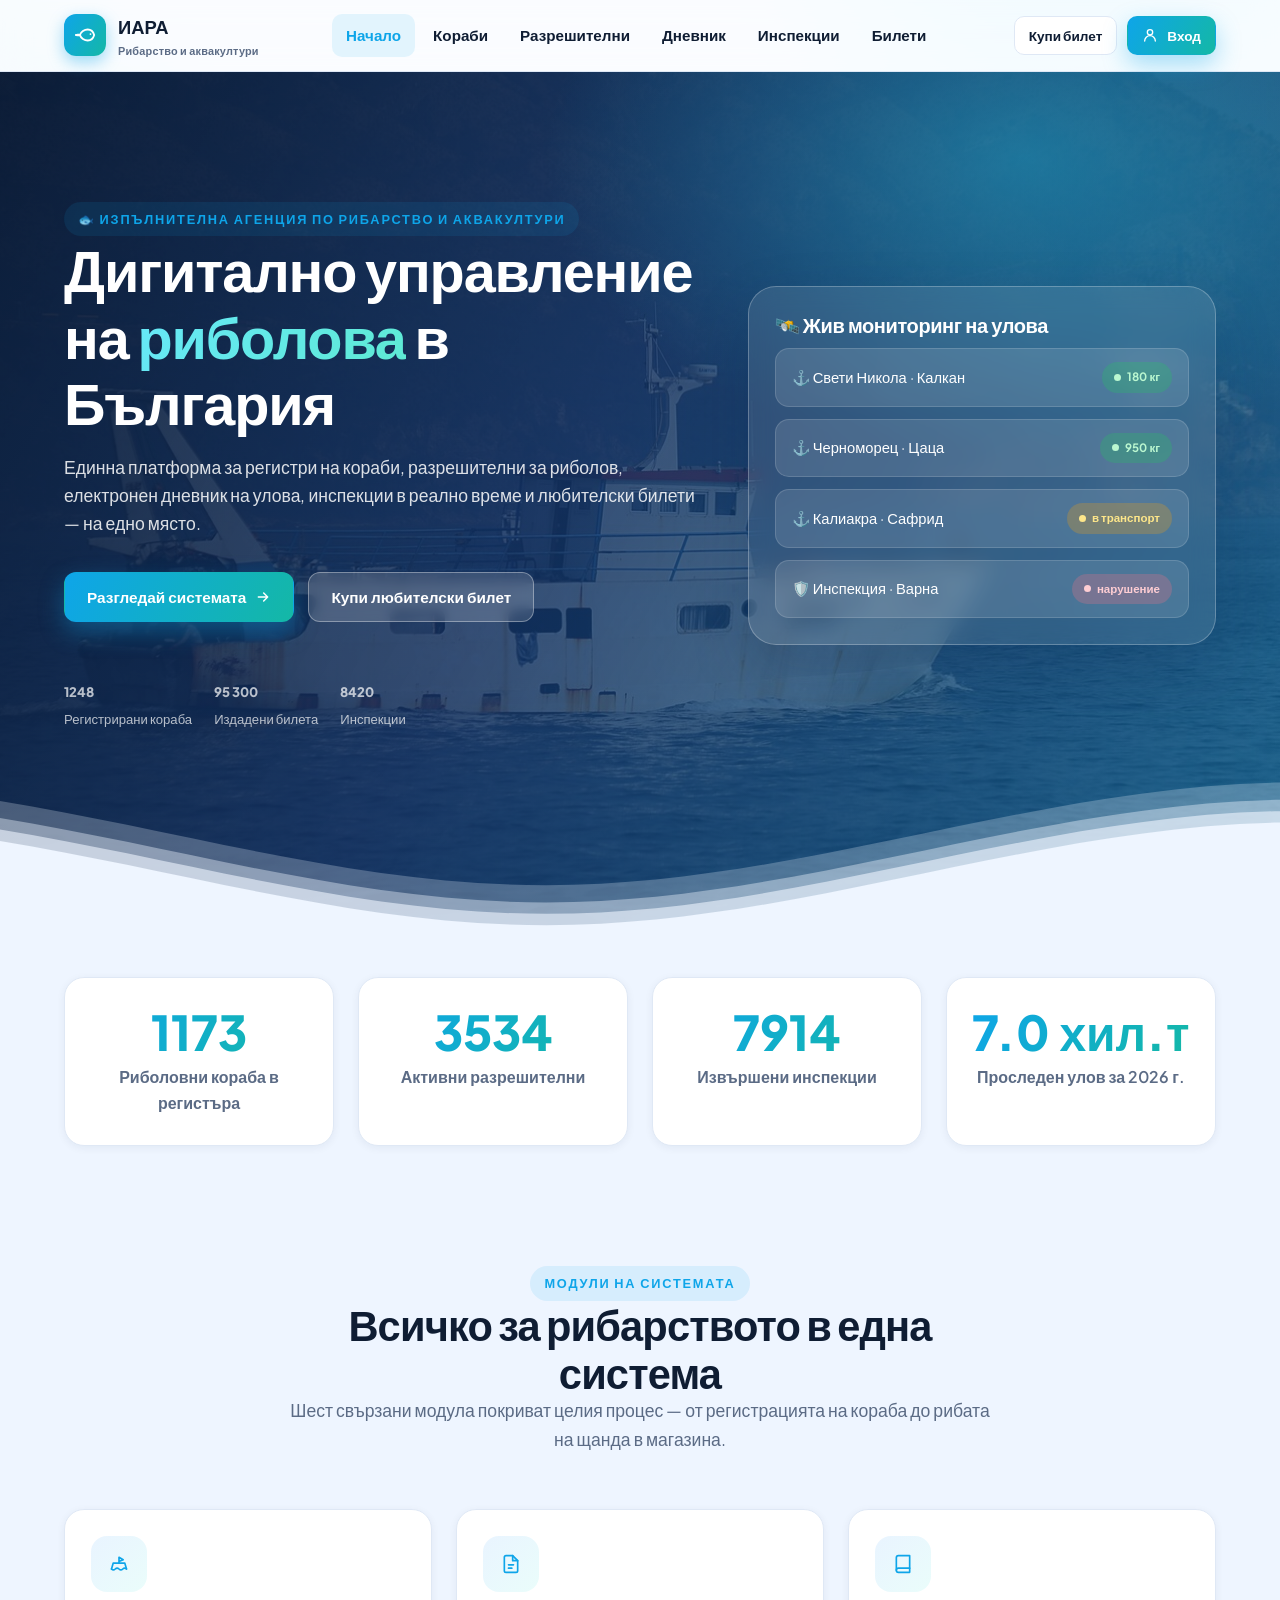
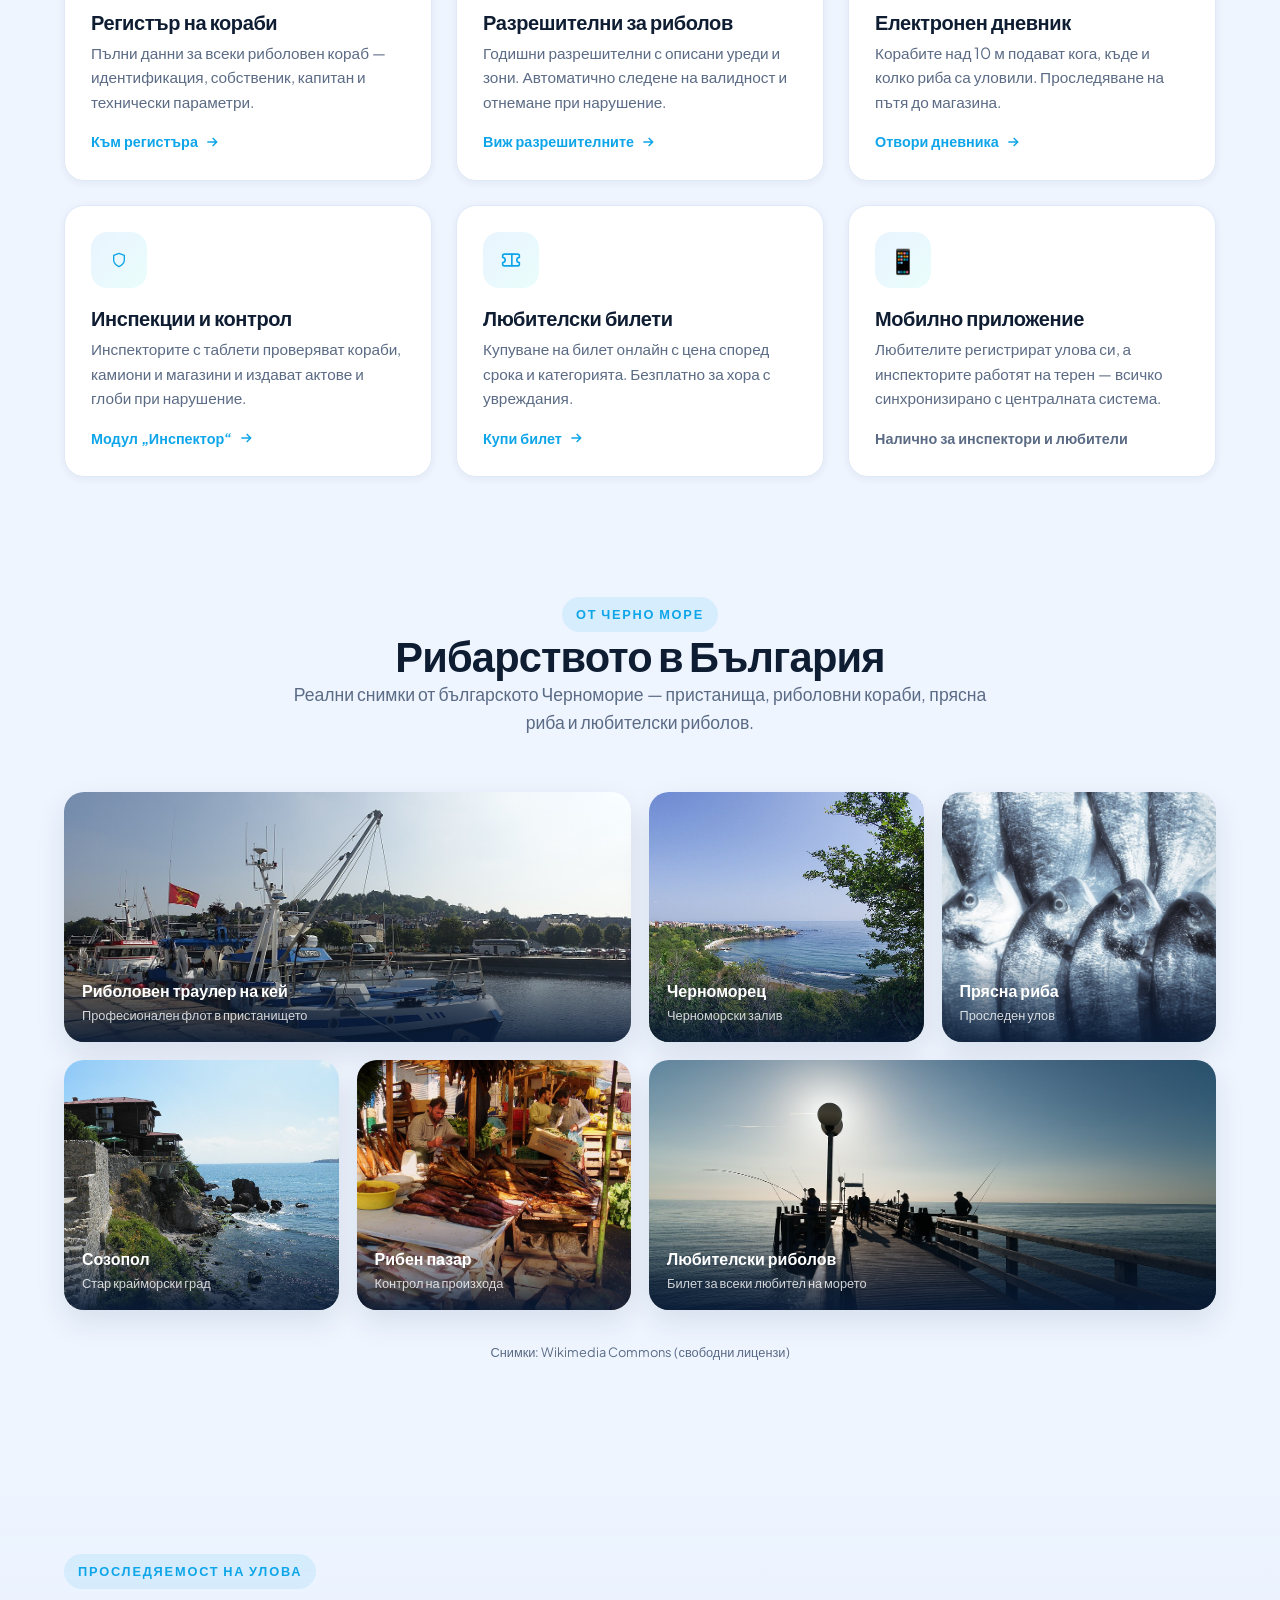
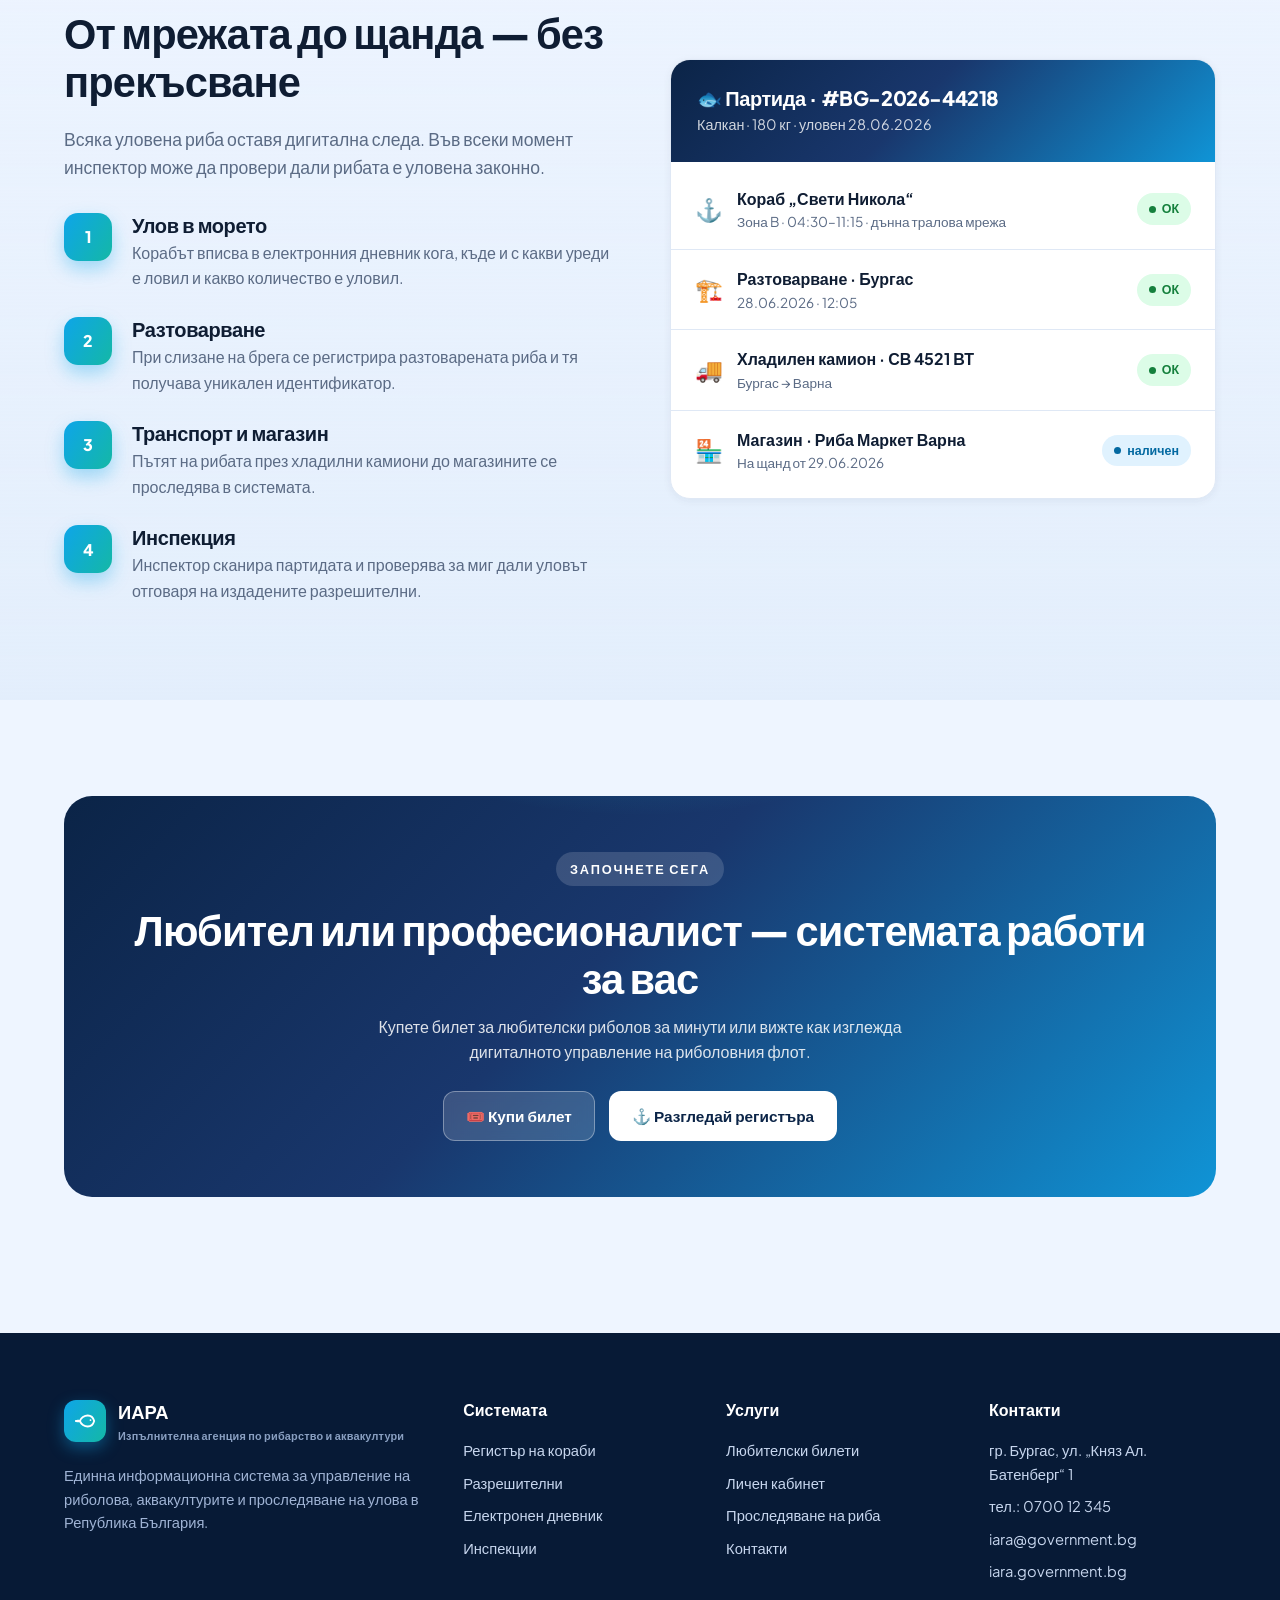
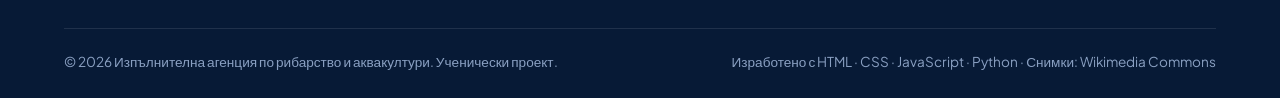
<file: web/index.html>
<!DOCTYPE html>
<html lang="bg">
<head>
  <meta charset="UTF-8" />
  <meta name="viewport" content="width=device-width, initial-scale=1.0" />
  <title>ИАРА · Информационна система за рибарство и аквакултури</title>
  <meta name="description" content="Единна информационна система на Изпълнителна агенция по рибарство и аквакултури – регистри, разрешителни, електронен дневник, инспекции и любителски билети." />
  <link rel="preconnect" href="https://fonts.googleapis.com" />
  <link rel="preconnect" href="https://fonts.gstatic.com" crossorigin />
  <link href="https://fonts.googleapis.com/css2?family=Plus+Jakarta+Sans:wght@400;500;600;700;800&display=swap" rel="stylesheet" />
  <link rel="stylesheet" href="css/style.css" />
  <link rel="icon" href="data:image/svg+xml,<svg xmlns='http://www.w3.org/2000/svg' viewBox='0 0 100 100'><text y='.9em' font-size='90'>🐟</text></svg>" />
</head>
<body>
  <div id="nav-root"></div>

  <!-- ===================== HERO ===================== -->
  <section class="hero photo">
    <div class="bubbles" id="bubbles"></div>
    <div class="container">
      <div class="hero-grid">
        <div>
          <span class="eyebrow reveal">🐟 Изпълнителна агенция по рибарство и аквакултури</span>
          <h1 class="reveal d1">Дигитално управление на <span class="text-grad">риболова</span> в България</h1>
          <p class="lead reveal d2">
            Единна платформа за регистри на кораби, разрешителни за риболов, електронен
            дневник на улова, инспекции в реално време и любителски билети — на едно място.
          </p>
          <div class="hero-actions reveal d3">
            <a href="korabi.html" class="btn btn-primary" id="heroCta">Разгледай системата</a>
            <a href="bileti.html" class="btn btn-light">Купи любителски билет</a>
          </div>
          <div class="hero-badges reveal d4">
            <div class="hero-badge"><b><span data-count="1248">0</span></b><span>Регистрирани кораба</span></div>
            <div class="hero-badge"><b><span data-count="95300">0</span></b><span>Издадени билета</span></div>
            <div class="hero-badge"><b><span data-count="8420">0</span></b><span>Инспекции</span></div>
          </div>
        </div>

        <div class="reveal d2">
          <div class="hero-card">
            <h3>🛰️ Жив мониторинг на улова</h3>
            <div class="row"><span>⚓ Свети Никола · Калкан</span><span class="pill pill-green" style="color:#bbf7d0;background:rgba(34,197,94,.25)">180 кг</span></div>
            <div class="row"><span>⚓ Черноморец · Цаца</span><span class="pill pill-green" style="color:#bbf7d0;background:rgba(34,197,94,.25)">950 кг</span></div>
            <div class="row"><span>⚓ Калиакра · Сафрид</span><span class="pill" style="color:#fde68a;background:rgba(245,158,11,.25)">в транспорт</span></div>
            <div class="row"><span>🛡️ Инспекция · Варна</span><span class="pill" style="color:#fecdd3;background:rgba(251,113,133,.25)">нарушение</span></div>
          </div>
        </div>
      </div>
    </div>

    <!-- Animated waves -->
    <svg class="waves" viewBox="0 24 150 28" preserveAspectRatio="none">
      <defs>
        <path id="wv" d="M-160 44c30 0 58-18 88-18s 58 18 88 18 58-18 88-18 58 18 88 18 v44h-352z" />
      </defs>
      <g>
        <use href="#wv" x="48" y="0" fill="rgba(238,245,255,.25)" />
        <use href="#wv" x="48" y="3" fill="rgba(238,245,255,.4)" />
        <use href="#wv" x="48" y="5" fill="rgba(238,245,255,.6)" />
        <use href="#wv" x="48" y="7" fill="#eef5ff" />
      </g>
    </svg>
  </section>

  <!-- ===================== STATS ===================== -->
  <section class="section" style="padding-top:48px">
    <div class="container">
      <div class="grid grid-4">
        <div class="card stat reveal"><div class="num"><span data-count="1248">0</span></div><div class="label">Риболовни кораба в регистъра</div></div>
        <div class="card stat reveal d1"><div class="num"><span data-count="3760">0</span></div><div class="label">Активни разрешителни</div></div>
        <div class="card stat reveal d2"><div class="num"><span data-count="8420">0</span></div><div class="label">Извършени инспекции</div></div>
        <div class="card stat reveal d3"><div class="num"><span data-count="7.4" data-suffix=" хил.т">0</span></div><div class="label">Проследен улов за 2026 г.</div></div>
      </div>
    </div>
  </section>

  <!-- ===================== MODULES ===================== -->
  <section class="section" id="moduli" style="padding-top:24px">
    <div class="container">
      <div class="section-head reveal">
        <span class="eyebrow">Модули на системата</span>
        <h2>Всичко за рибарството в една система</h2>
        <p class="lead">Шест свързани модула покриват целия процес — от регистрацията на кораба до рибата на щанда в магазина.</p>
      </div>

      <div class="grid grid-3">
        <a href="korabi.html" class="card feature-card reveal">
          <div class="ico" id="i-ship"></div>
          <h3>Регистър на кораби</h3>
          <p>Пълни данни за всеки риболовен кораб — идентификация, собственик, капитан и технически параметри.</p>
          <span class="more">Към регистъра <svg width="16" height="16" viewBox="0 0 24 24" fill="none" stroke="currentColor" stroke-width="2.2"><path d="M5 12h14M13 6l6 6-6 6"/></svg></span>
        </a>

        <a href="razreshitelni.html" class="card feature-card reveal d1">
          <div class="ico" id="i-doc"></div>
          <h3>Разрешителни за риболов</h3>
          <p>Годишни разрешителни с описани уреди и зони. Автоматично следене на валидност и отнемане при нарушение.</p>
          <span class="more">Виж разрешителните <svg width="16" height="16" viewBox="0 0 24 24" fill="none" stroke="currentColor" stroke-width="2.2"><path d="M5 12h14M13 6l6 6-6 6"/></svg></span>
        </a>

        <a href="dnevnik.html" class="card feature-card reveal d2">
          <div class="ico" id="i-book"></div>
          <h3>Електронен дневник</h3>
          <p>Корабите над 10 м подават кога, къде и колко риба са уловили. Проследяване на пътя до магазина.</p>
          <span class="more">Отвори дневника <svg width="16" height="16" viewBox="0 0 24 24" fill="none" stroke="currentColor" stroke-width="2.2"><path d="M5 12h14M13 6l6 6-6 6"/></svg></span>
        </a>

        <a href="inspekcii.html" class="card feature-card reveal">
          <div class="ico" id="i-shield"></div>
          <h3>Инспекции и контрол</h3>
          <p>Инспекторите с таблети проверяват кораби, камиони и магазини и издават актове и глоби при нарушение.</p>
          <span class="more">Модул „Инспектор“ <svg width="16" height="16" viewBox="0 0 24 24" fill="none" stroke="currentColor" stroke-width="2.2"><path d="M5 12h14M13 6l6 6-6 6"/></svg></span>
        </a>

        <a href="bileti.html" class="card feature-card reveal d1">
          <div class="ico" id="i-ticket"></div>
          <h3>Любителски билети</h3>
          <p>Купуване на билет онлайн с цена според срока и категорията. Безплатно за хора с увреждания.</p>
          <span class="more">Купи билет <svg width="16" height="16" viewBox="0 0 24 24" fill="none" stroke="currentColor" stroke-width="2.2"><path d="M5 12h14M13 6l6 6-6 6"/></svg></span>
        </a>

        <div class="card feature-card reveal d2">
          <div class="ico">📱</div>
          <h3>Мобилно приложение</h3>
          <p>Любителите регистрират улова си, а инспекторите работят на терен — всичко синхронизирано с централната система.</p>
          <span class="more" style="color:var(--muted)">Налично за инспектори и любители</span>
        </div>
      </div>
    </div>
  </section>

  <!-- ===================== GALLERY (real photos) ===================== -->
  <section class="section" id="galeria" style="padding-top:24px">
    <div class="container">
      <div class="section-head reveal">
        <span class="eyebrow">От Черно море</span>
        <h2>Рибарството в България</h2>
        <p class="lead">Реални снимки от българското Черноморие — пристанища, риболовни кораби, прясна риба и любителски риболов.</p>
      </div>
      <div class="gallery">
        <figure class="gallery-item wide reveal">
          <img src="img/trawler-harbor.jpg" alt="Риболовен траулер на пристанище" loading="lazy" />
          <figcaption class="cap">Риболовен траулер на кей<small>Професионален флот в пристанището</small></figcaption>
        </figure>
        <figure class="gallery-item reveal d1">
          <img src="img/coast.jpg" alt="Черноморски залив край Черноморец" loading="lazy" />
          <figcaption class="cap">Черноморец<small>Черноморски залив</small></figcaption>
        </figure>
        <figure class="gallery-item reveal d2">
          <img src="img/fresh-fish.jpg" alt="Прясна риба" loading="lazy" />
          <figcaption class="cap">Прясна риба<small>Проследен улов</small></figcaption>
        </figure>
        <figure class="gallery-item reveal">
          <img src="img/sozopol.jpg" alt="Созопол - старият град край морето" loading="lazy" />
          <figcaption class="cap">Созопол<small>Стар крайморски град</small></figcaption>
        </figure>
        <figure class="gallery-item reveal d1">
          <img src="img/fish-market.jpg" alt="Рибен пазар" loading="lazy" />
          <figcaption class="cap">Рибен пазар<small>Контрол на произхода</small></figcaption>
        </figure>
        <figure class="gallery-item wide reveal d2">
          <img src="img/anglers-pier.jpg" alt="Любителски риболов на кей" loading="lazy" />
          <figcaption class="cap">Любителски риболов<small>Билет за всеки любител на морето</small></figcaption>
        </figure>
      </div>
      <p class="center muted mt-3" style="font-size:.8rem">Снимки: Wikimedia Commons (свободни лицензи)</p>
    </div>
  </section>

  <!-- ===================== HOW IT WORKS ===================== -->
  <section class="section" id="kak-raboti" style="background:linear-gradient(180deg,transparent,var(--bg-2))">
    <div class="container">
      <div class="grid grid-2" style="align-items:center;gap:60px">
        <div class="reveal">
          <span class="eyebrow">Проследяемост на улова</span>
          <h2 class="mt-2">От мрежата до щанда — без прекъсване</h2>
          <p class="lead mt-2">Всяка уловена риба оставя дигитална следа. Във всеки момент инспектор може да провери дали рибата е уловена законно.</p>
          <div class="grid" style="gap:26px;margin-top:32px">
            <div class="step"><div class="n">1</div><div><h3>Улов в морето</h3><p>Корабът вписва в електронния дневник кога, къде и с какви уреди е ловил и какво количество е уловил.</p></div></div>
            <div class="step"><div class="n">2</div><div><h3>Разтоварване</h3><p>При слизане на брега се регистрира разтоварената риба и тя получава уникален идентификатор.</p></div></div>
            <div class="step"><div class="n">3</div><div><h3>Транспорт и магазин</h3><p>Пътят на рибата през хладилни камиони до магазините се проследява в системата.</p></div></div>
            <div class="step"><div class="n">4</div><div><h3>Инспекция</h3><p>Инспектор сканира партидата и проверява за миг дали уловът отговаря на издадените разрешителни.</p></div></div>
          </div>
        </div>

        <div class="reveal d1">
          <div class="card" style="padding:0;overflow:hidden">
            <div style="background:var(--grad-hero);padding:26px;color:#fff">
              <h3 style="color:#fff">🐟 Партида · #BG-2026-44218</h3>
              <p style="color:rgba(255,255,255,.8);font-size:.9rem;margin-top:4px">Калкан · 180 кг · уловен 28.06.2026</p>
            </div>
            <div style="padding:8px 0">
              <div class="flex items-center" style="gap:14px;padding:16px 24px;border-bottom:1px solid var(--line)"><span style="font-size:1.4rem">⚓</span><div><b>Кораб „Свети Никола“</b><div class="muted" style="font-size:.85rem">Зона B · 04:30–11:15 · дънна тралова мрежа</div></div><span class="pill pill-green" style="margin-left:auto">ОК</span></div>
              <div class="flex items-center" style="gap:14px;padding:16px 24px;border-bottom:1px solid var(--line)"><span style="font-size:1.4rem">🏗️</span><div><b>Разтоварване · Бургас</b><div class="muted" style="font-size:.85rem">28.06.2026 · 12:05</div></div><span class="pill pill-green" style="margin-left:auto">ОК</span></div>
              <div class="flex items-center" style="gap:14px;padding:16px 24px;border-bottom:1px solid var(--line)"><span style="font-size:1.4rem">🚚</span><div><b>Хладилен камион · СВ 4521 ВТ</b><div class="muted" style="font-size:.85rem">Бургас → Варна</div></div><span class="pill pill-green" style="margin-left:auto">ОК</span></div>
              <div class="flex items-center" style="gap:14px;padding:16px 24px"><span style="font-size:1.4rem">🏪</span><div><b>Магазин · Риба Маркет Варна</b><div class="muted" style="font-size:.85rem">На щанд от 29.06.2026</div></div><span class="pill pill-blue" style="margin-left:auto">наличен</span></div>
            </div>
          </div>
        </div>
      </div>
    </div>
  </section>

  <!-- ===================== CTA ===================== -->
  <section class="section" id="kontakt">
    <div class="container">
      <div class="cta-band reveal">
        <span class="eyebrow" style="background:rgba(255,255,255,.15);color:#fff">Започнете сега</span>
        <h2 class="mt-2">Любител или професионалист — системата работи за вас</h2>
        <p>Купете билет за любителски риболов за минути или вижте как изглежда дигиталното управление на риболовния флот.</p>
        <div class="flex gap-2 wrap" style="justify-content:center">
          <a href="bileti.html" class="btn btn-light">🎟️ Купи билет</a>
          <a href="korabi.html" class="btn" style="background:#fff;color:var(--navy)">⚓ Разгледай регистъра</a>
        </div>
      </div>
    </div>
  </section>

  <div id="footer-root"></div>

  <script src="js/app.js"></script>
  <script src="js/auth.js"></script>
  <script src="js/data.js"></script>
  <script>
    // module card icons
    document.getElementById('i-ship').innerHTML = ICON.ship;
    document.getElementById('i-doc').innerHTML = ICON.doc;
    document.getElementById('i-book').innerHTML = ICON.book;
    document.getElementById('i-shield').innerHTML = ICON.shield;
    document.getElementById('i-ticket').innerHTML = ICON.ticket;

    // arrow icon on the main button
    document.getElementById('heroCta').innerHTML =
      'Разгледай системата ' + ICON.arrow;

    // floating bubbles in the hero
    (function () {
      const wrap = document.getElementById('bubbles');
      const n = 14;
      for (let i = 0; i < n; i++) {
        const b = document.createElement('span');
        b.className = 'bubble';
        const size = 8 + Math.random() * 34;
        b.style.width = size + 'px';
        b.style.height = size + 'px';
        b.style.left = Math.random() * 100 + '%';
        b.style.animationDuration = (6 + Math.random() * 10) + 's';
        b.style.animationDelay = (Math.random() * 8) + 's';
        wrap.appendChild(b);
      }
    })();
  </script>
</body>
</html>
</file>
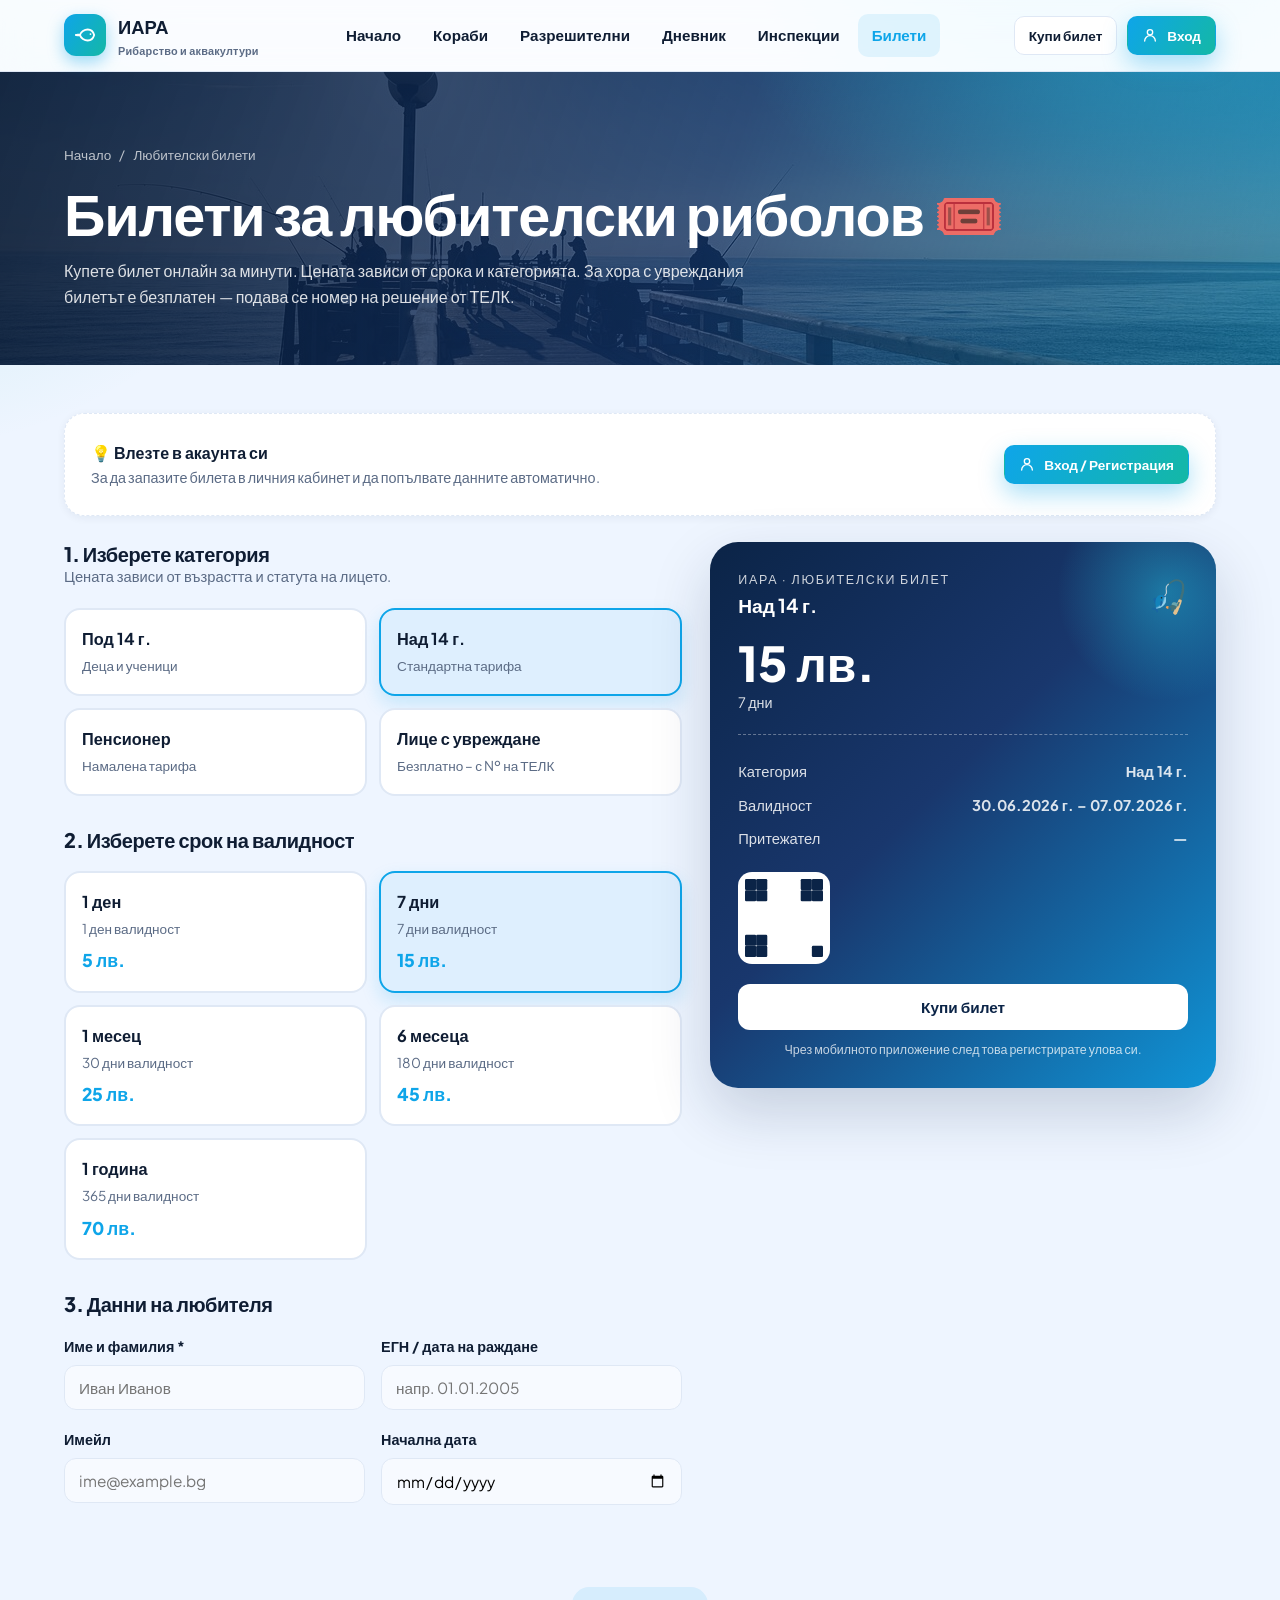
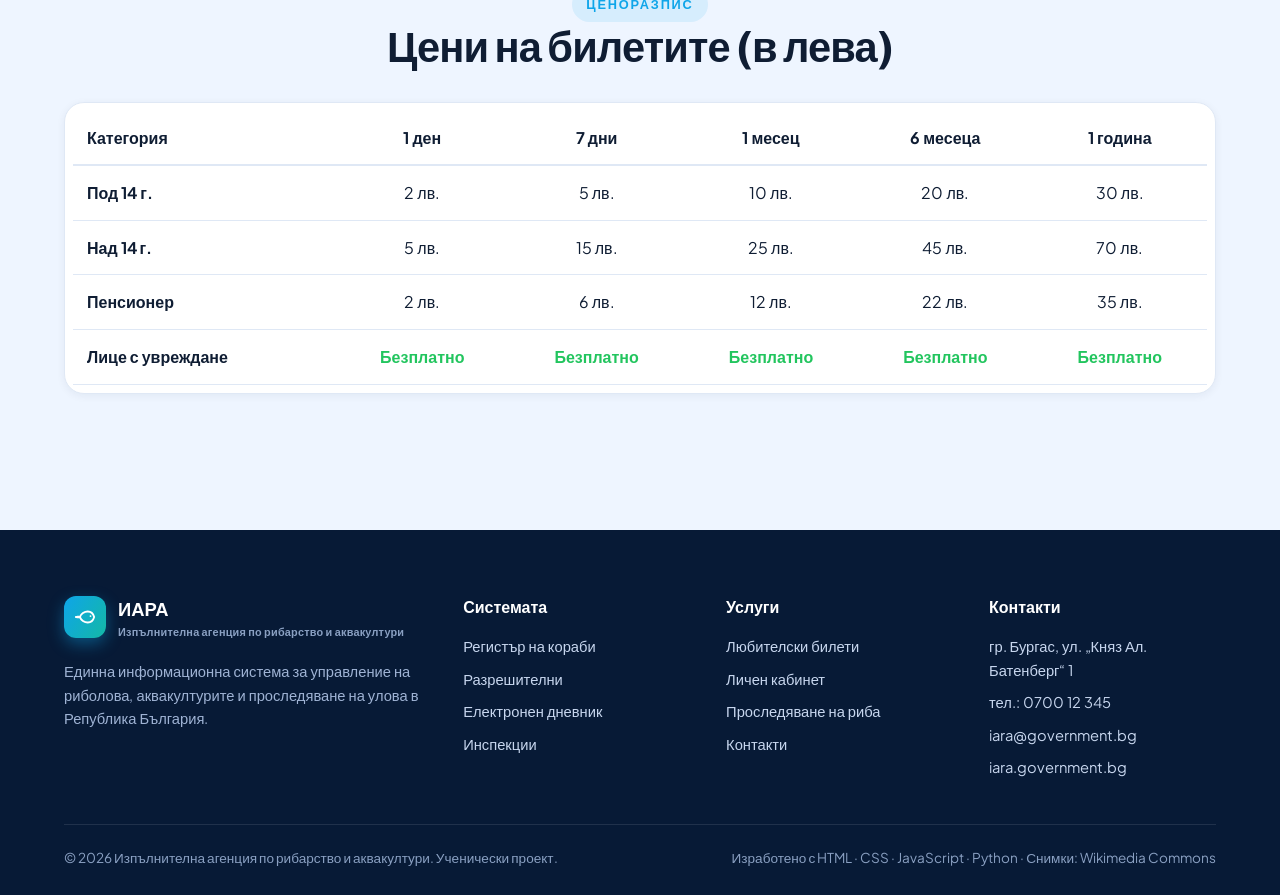
<file: web/bileti.html>
<!DOCTYPE html>
<html lang="bg">
<head>
  <meta charset="UTF-8" />
  <meta name="viewport" content="width=device-width, initial-scale=1.0" />
  <title>Билети за любителски риболов · ИАРА</title>
  <link rel="preconnect" href="https://fonts.googleapis.com" />
  <link rel="preconnect" href="https://fonts.gstatic.com" crossorigin />
  <link href="https://fonts.googleapis.com/css2?family=Plus+Jakarta+Sans:wght@400;500;600;700;800&display=swap" rel="stylesheet" />
  <link rel="stylesheet" href="css/style.css" />
  <link rel="icon" href="data:image/svg+xml,<svg xmlns='http://www.w3.org/2000/svg' viewBox='0 0 100 100'><text y='.9em' font-size='90'>🐟</text></svg>" />
</head>
<body>
  <div id="nav-root"></div>

  <section class="page-hero photo ph-bileti">
    <div class="container">
      <div class="breadcrumb"><a href="index.html">Начало</a> / <span>Любителски билети</span></div>
      <h1>Билети за любителски риболов 🎟️</h1>
      <p>Купете билет онлайн за минути. Цената зависи от срока и категорията. За хора с увреждания билетът е безплатен — подава се номер на решение от ТЕЛК.</p>
    </div>
  </section>

  <section class="section" style="padding-top:48px">
    <div class="container">
      <div id="loginBanner" class="hidden" style="margin-bottom:26px"></div>
      <div class="calc">
        <!-- Configurator -->
        <div class="reveal">
          <h3>1. Изберете категория</h3>
          <p class="muted" style="font-size:.92rem">Цената зависи от възрастта и статута на лицето.</p>
          <div class="option-grid mt-2" id="kategoriiGrid"></div>

          <div id="invalidBox" class="hidden" style="margin-top:14px">
            <div class="field" style="background:var(--surface-2);padding:16px;border-radius:14px;border:1px solid var(--line)">
              <label>№ на решение от ТЕЛК *</label>
              <input id="telk" placeholder="напр. 1234 / 2026" />
              <div class="hint">Билетът е безплатен за лица с увреждания срещу подаване на номер на решение от ТЕЛК.</div>
            </div>
          </div>

          <h3 style="margin-top:32px">2. Изберете срок на валидност</h3>
          <div class="option-grid mt-2" id="srokoveGrid"></div>

          <h3 style="margin-top:32px">3. Данни на любителя</h3>
          <div class="form-row mt-2">
            <div class="field"><label>Име и фамилия *</label><input id="ime" placeholder="Иван Иванов" /></div>
            <div class="field"><label>ЕГН / дата на раждане</label><input id="egn" placeholder="напр. 01.01.2005" /></div>
          </div>
          <div class="form-row">
            <div class="field"><label>Имейл</label><input id="email" type="email" placeholder="ime@example.bg" /></div>
            <div class="field"><label>Начална дата</label><input id="ot" type="date" /></div>
          </div>
        </div>

        <!-- Ticket preview -->
        <div class="reveal d1">
          <div class="ticket-preview" id="ticket">
            <div class="tp-top">
              <div>
                <div style="font-size:.78rem;letter-spacing:.14em;text-transform:uppercase;opacity:.8">ИАРА · Любителски билет</div>
                <b style="font-size:1.2rem" id="tpCat">Над 14 г.</b>
              </div>
              <span style="font-size:2rem">🎣</span>
            </div>

            <div class="ticket-total" id="tpPrice">0 лв.</div>
            <div style="opacity:.85;font-size:.9rem" id="tpSrok">Изберете срок</div>

            <div class="ticket-perf"></div>

            <div class="ticket-row"><span>Категория</span><b id="tpCat2">Над 14 г.</b></div>
            <div class="ticket-row"><span>Валидност</span><b id="tpValid">—</b></div>
            <div class="ticket-row"><span>Притежател</span><b id="tpName">—</b></div>
            <div class="ticket-row" id="tpTelkRow" style="display:none"><span>ТЕЛК №</span><b id="tpTelk">—</b></div>

            <div class="qr" id="qr"></div>

            <button class="btn btn-block" id="buyBtn" style="background:#fff;color:var(--navy);margin-top:20px">Купи билет</button>
            <p style="text-align:center;font-size:.78rem;opacity:.75;margin-top:10px">Чрез мобилното приложение след това регистрирате улова си.</p>
          </div>
        </div>
      </div>

      <!-- Price list -->
      <div class="reveal" style="margin-top:64px">
        <div class="section-head" style="margin-bottom:32px">
          <span class="eyebrow">Ценоразпис</span>
          <h2>Цени на билетите (в лева)</h2>
        </div>
        <div class="card" style="overflow-x:auto;padding:8px">
          <table style="width:100%;border-collapse:collapse;min-width:560px" id="priceTable"></table>
        </div>
      </div>
    </div>
  </section>

  <div id="footer-root"></div>

  <script src="js/app.js"></script>
  <script src="js/auth.js"></script>
  <script src="js/data.js"></script>
  <script src="js/bileti.js"></script>
</body>
</html>
</file>
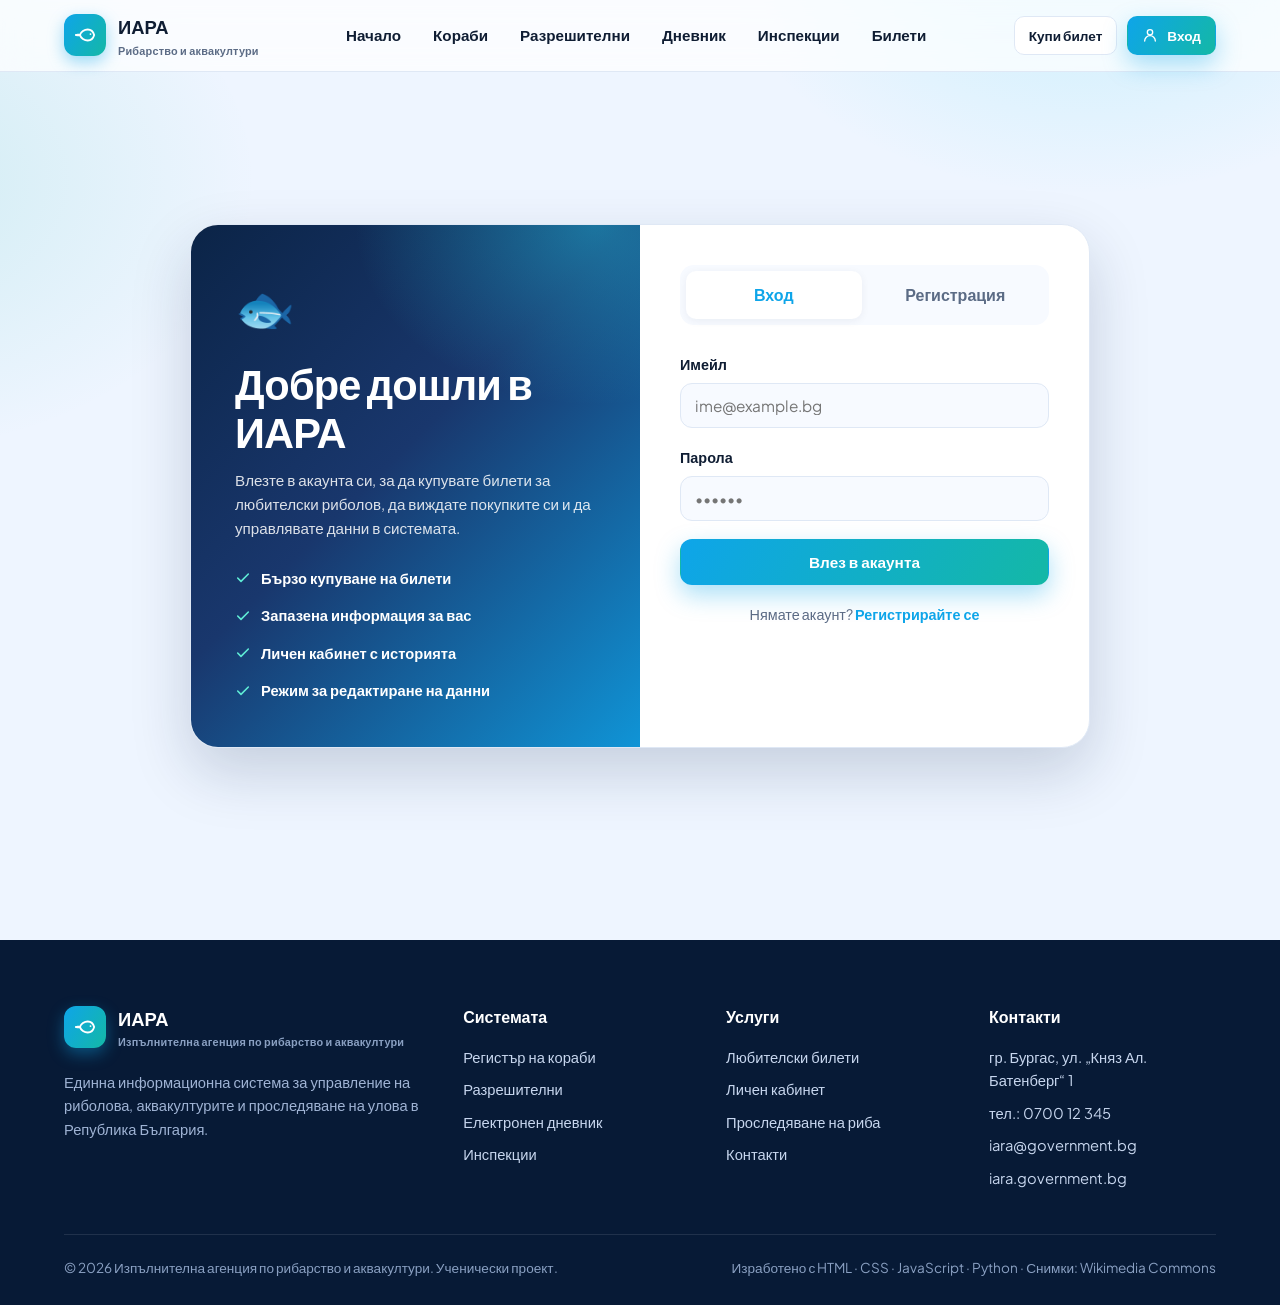
<file: web/login.html>
<!DOCTYPE html>
<html lang="bg">
<head>
  <meta charset="UTF-8" />
  <meta name="viewport" content="width=device-width, initial-scale=1.0" />
  <title>Вход / Регистрация · ИАРА</title>
  <link rel="preconnect" href="https://fonts.googleapis.com" />
  <link rel="preconnect" href="https://fonts.gstatic.com" crossorigin />
  <link href="https://fonts.googleapis.com/css2?family=Plus+Jakarta+Sans:wght@400;500;600;700;800&display=swap" rel="stylesheet" />
  <link rel="stylesheet" href="css/style.css" />
  <link rel="icon" href="data:image/svg+xml,<svg xmlns='http://www.w3.org/2000/svg' viewBox='0 0 100 100'><text y='.9em' font-size='90'>🐟</text></svg>" />
</head>
<body>
  <div id="nav-root"></div>

  <section class="auth-wrap">
    <div class="auth-card reveal in">
      <div class="auth-side">
        <span class="logo-big">🐟</span>
        <h2>Добре дошли в ИАРА</h2>
        <p>Влезте в акаунта си, за да купувате билети за любителски риболов, да виждате покупките си и да управлявате данни в системата.</p>
        <ul class="auth-perks">
          <li>${'check'} Бързо купуване на билети</li>
          <li>${'check'} Запазена информация за вас</li>
          <li>${'check'} Личен кабинет с историята</li>
          <li>${'check'} Режим за редактиране на данни</li>
        </ul>
      </div>

      <div class="auth-main">
        <div class="auth-tabs">
          <button class="auth-tab active" data-tab="login">Вход</button>
          <button class="auth-tab" data-tab="register">Регистрация</button>
        </div>

        <!-- Login -->
        <form id="loginForm" class="auth-form">
          <div class="field"><label>Имейл</label><input name="email" type="email" required placeholder="ime@example.bg" /></div>
          <div class="field"><label>Парола</label><input name="parola" type="password" required placeholder="••••••" /></div>
          <button class="btn btn-primary btn-block" type="submit">Влез в акаунта</button>
          <p class="auth-switch">Нямате акаунт? <a href="#" data-goto="register">Регистрирайте се</a></p>
        </form>

        <!-- Register -->
        <form id="registerForm" class="auth-form hidden">
          <div class="field"><label>Име и фамилия</label><input name="ime" required placeholder="Иван Иванов" /></div>
          <div class="field"><label>Имейл</label><input name="email" type="email" required placeholder="ime@example.bg" /></div>
          <div class="form-row">
            <div class="field"><label>Парола</label><input name="parola" type="password" required placeholder="мин. 4 символа" /></div>
            <div class="field"><label>Повтори паролата</label><input name="parola2" type="password" required placeholder="••••••" /></div>
          </div>
          <button class="btn btn-primary btn-block" type="submit">Създай акаунт</button>
          <p class="auth-switch">Вече имате акаунт? <a href="#" data-goto="login">Влезте</a></p>
        </form>
      </div>
    </div>
  </section>

  <div id="footer-root"></div>

  <script src="js/app.js"></script>
  <script src="js/auth.js"></script>
  <script>
    // icons in the perks list
    document.querySelectorAll('.auth-perks li').forEach(li => {
      li.innerHTML = li.innerHTML.replace("${'check'}", ICON.check);
    });

    // already logged in -> go to the cabinet
    if (AUTH.current()) location.href = 'profile.html';

    function nextUrl() {
      const p = new URLSearchParams(location.search).get('next');
      return p || 'profile.html';
    }

    // tab switching
    function showTab(tab) {
      document.querySelectorAll('.auth-tab').forEach(t => t.classList.toggle('active', t.dataset.tab === tab));
      document.getElementById('loginForm').classList.toggle('hidden', tab !== 'login');
      document.getElementById('registerForm').classList.toggle('hidden', tab !== 'register');
    }
    document.querySelectorAll('.auth-tab').forEach(t => t.addEventListener('click', () => showTab(t.dataset.tab)));
    document.querySelectorAll('[data-goto]').forEach(a => a.addEventListener('click', (e) => { e.preventDefault(); showTab(a.dataset.goto); }));

    // login
    document.getElementById('loginForm').addEventListener('submit', (e) => {
      e.preventDefault();
      const f = readForm(e.target);
      try {
        const u = AUTH.login(f.email, f.parola);
        toast('Здравейте, ' + u.ime.split(' ')[0] + '!', 'Успешен вход в акаунта.');
        setTimeout(() => location.href = nextUrl(), 700);
      } catch (err) { toast('Грешка при вход', err.message, 'err'); }
    });

    // register
    document.getElementById('registerForm').addEventListener('submit', (e) => {
      e.preventDefault();
      const f = readForm(e.target);
      if (f.parola !== f.parola2) { toast('Грешка', 'Паролите не съвпадат.', 'err'); return; }
      try {
        const u = AUTH.register(f);
        toast('Акаунтът е създаден! 🎉', 'Добре дошли, ' + u.ime.split(' ')[0] + '.');
        setTimeout(() => location.href = nextUrl(), 800);
      } catch (err) { toast('Грешка при регистрация', err.message, 'err'); }
    });
  </script>
</body>
</html>
</file>
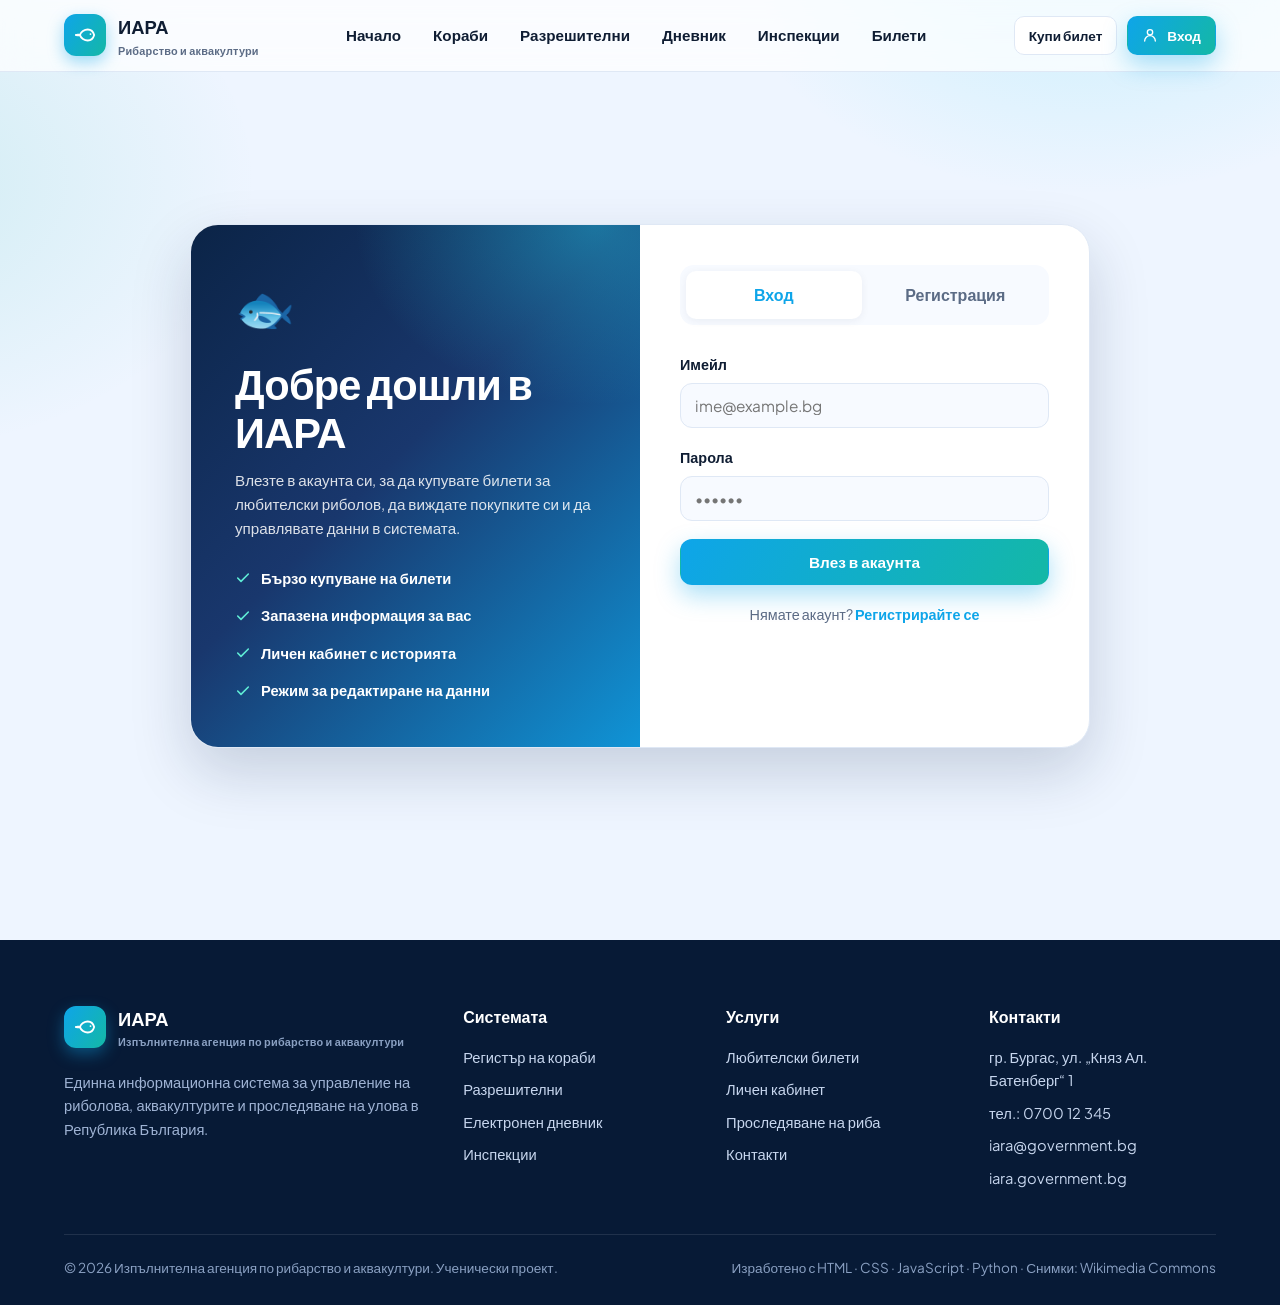
<file: web/profile.html>
<!DOCTYPE html>
<html lang="bg">
<head>
  <meta charset="UTF-8" />
  <meta name="viewport" content="width=device-width, initial-scale=1.0" />
  <title>Личен кабинет · ИАРА</title>
  <link rel="preconnect" href="https://fonts.googleapis.com" />
  <link rel="preconnect" href="https://fonts.gstatic.com" crossorigin />
  <link href="https://fonts.googleapis.com/css2?family=Plus+Jakarta+Sans:wght@400;500;600;700;800&display=swap" rel="stylesheet" />
  <link rel="stylesheet" href="css/style.css" />
  <link rel="icon" href="data:image/svg+xml,<svg xmlns='http://www.w3.org/2000/svg' viewBox='0 0 100 100'><text y='.9em' font-size='90'>🐟</text></svg>" />
</head>
<body>
  <div id="nav-root"></div>

  <section class="page-hero photo ph-profile">
    <div class="container">
      <div class="breadcrumb"><a href="index.html">Начало</a> / <span>Личен кабинет</span></div>
      <div class="flex items-center" style="gap:18px">
        <span class="avatar avatar-lg" id="bigAvatar">—</span>
        <div>
          <h1 id="hello">Личен кабинет</h1>
          <p id="subhello">Управлявайте профила и билетите си.</p>
        </div>
      </div>
      <div class="page-stats">
        <div class="ps"><b id="st-tickets">0</b><span>Закупени билета</span></div>
        <div class="ps"><b id="st-active">0</b><span>Активни в момента</span></div>
        <div class="ps"><b id="st-spent">0 лв.</b><span>Похарчено общо</span></div>
      </div>
    </div>
  </section>

  <section class="section" style="padding-top:40px">
    <div class="container">
      <div class="grid" style="grid-template-columns:.9fr 1.1fr;gap:30px;align-items:start" id="cabGrid">

        <!-- Personal details -->
        <div class="card">
          <div class="flex between items-center">
            <h3>👤 Моите данни</h3>
            <span class="pill pill-blue">За бъдещи покупки</span>
          </div>
          <p class="muted" style="font-size:.9rem;margin-top:4px">Запазете информацията си веднъж — при покупка на билет тя ще се попълва автоматично.</p>
          <form id="profileForm" style="margin-top:18px">
            <div class="field"><label>Име и фамилия</label><input name="ime" required /></div>
            <div class="form-row">
              <div class="field"><label>Имейл</label><input name="email" type="email" disabled /></div>
              <div class="field"><label>Телефон</label><input name="telefon" placeholder="08xx xxx xxx" /></div>
            </div>
            <div class="form-row">
              <div class="field"><label>ЕГН / дата на раждане</label><input name="egn" placeholder="напр. 01.01.2005" /></div>
              <div class="field"><label>Град</label><input name="grad" placeholder="Бургас" /></div>
            </div>
            <div class="field"><label>Категория за билет</label>
              <select name="kategoria">
                <option value="pod14">Под 14 г.</option>
                <option value="nad14">Над 14 г.</option>
                <option value="pensioner">Пенсионер</option>
                <option value="invalid">Лице с увреждане (с № от ТЕЛК)</option>
              </select>
            </div>
            <button class="btn btn-primary" type="submit" id="saveProfileBtn">Запази данните</button>
          </form>
        </div>

        <!-- My tickets -->
        <div>
          <div class="flex between items-center" style="margin-bottom:16px">
            <h3>🎟️ Моите билети</h3>
            <a href="bileti.html" class="btn btn-ghost btn-sm">+ Купи нов билет</a>
          </div>
          <div id="ticketsList" class="records"></div>
        </div>
      </div>
    </div>
  </section>

  <div id="footer-root"></div>

  <script src="js/app.js"></script>
  <script src="js/auth.js"></script>
  <script src="js/data.js"></script>
  <script src="js/profile.js"></script>
</body>
</html>
</file>
<file: web/css/style.css>
/* =====================================================================
   IARA - Fisheries information system
   Design system / styles
   ===================================================================== */

/* ---------- Theme variables ---------- */
:root {
  --navy: #0b2447;
  --ocean: #19376d;
  --deep: #071a36;
  --blue: #0ea5e9;
  --teal: #14b8a6;
  --cyan: #22d3ee;
  --coral: #fb7185;
  --amber: #f59e0b;
  --green: #22c55e;

  --bg: #eef5ff;
  --bg-2: #e3eefc;
  --surface: #ffffff;
  --surface-2: #f7faff;
  --ink: #0f1d33;
  --muted: #5b6b85;
  --line: #dfe8f5;

  --grad-hero: linear-gradient(135deg, #0b2447 0%, #19376d 45%, #0ea5e9 110%);
  --grad-brand: linear-gradient(120deg, #0ea5e9, #14b8a6);
  --grad-soft: linear-gradient(135deg, #e9f4ff, #eafdfb);

  --shadow-sm: 0 2px 8px rgba(11, 36, 71, .06);
  --shadow: 0 12px 30px rgba(11, 36, 71, .10);
  --shadow-lg: 0 24px 60px rgba(11, 36, 71, .18);

  --radius: 20px;
  --radius-sm: 12px;
  --radius-lg: 28px;

  --container: 1200px;
  --nav-h: 72px;

  --font: 'Plus Jakarta Sans', 'Manrope', -apple-system, BlinkMacSystemFont,
          'Segoe UI', Roboto, 'Helvetica Neue', Arial, sans-serif;
}

* { box-sizing: border-box; margin: 0; padding: 0; }

html { scroll-behavior: smooth; }

body {
  font-family: var(--font);
  color: var(--ink);
  background: var(--bg);
  line-height: 1.6;
  -webkit-font-smoothing: antialiased;
  overflow-x: hidden;
}

/* Decorative soft background glow */
body::before {
  content: "";
  position: fixed;
  inset: 0;
  z-index: -2;
  background:
    radial-gradient(600px 400px at 85% -5%, rgba(34, 211, 238, .18), transparent 60%),
    radial-gradient(700px 500px at -10% 20%, rgba(20, 184, 166, .14), transparent 55%),
    var(--bg);
}

a { color: inherit; text-decoration: none; }
img { max-width: 100%; display: block; }
button { font-family: inherit; cursor: pointer; }

.container {
  width: 100%;
  max-width: var(--container);
  margin-inline: auto;
  padding-inline: 24px;
}

/* ---------- Typography ---------- */
h1, h2, h3 { line-height: 1.15; letter-spacing: -.02em; font-weight: 800; }
h1 { font-size: clamp(2.1rem, 5vw, 3.6rem); }
h2 { font-size: clamp(1.7rem, 3.4vw, 2.6rem); }
h3 { font-size: 1.25rem; }

.eyebrow {
  display: inline-flex;
  align-items: center;
  gap: 8px;
  font-size: .8rem;
  font-weight: 700;
  letter-spacing: .14em;
  text-transform: uppercase;
  color: var(--blue);
  background: rgba(14, 165, 233, .1);
  padding: 7px 14px;
  border-radius: 999px;
}

.lead { color: var(--muted); font-size: 1.1rem; max-width: 60ch; }

.section { padding: 96px 0; }
.section-head { text-align: center; max-width: 720px; margin: 0 auto 56px; }
.section-head .lead { margin-inline: auto; }

.text-grad {
  background: var(--grad-brand);
  -webkit-background-clip: text;
  background-clip: text;
  color: transparent;
}

/* =====================================================================
   Navigation
   ===================================================================== */
.nav {
  position: sticky;
  top: 0;
  z-index: 100;
  height: var(--nav-h);
  display: flex;
  align-items: center;
  background: rgba(255, 255, 255, .72);
  backdrop-filter: blur(14px);
  -webkit-backdrop-filter: blur(14px);
  border-bottom: 1px solid var(--line);
  transition: box-shadow .3s, background .3s;
}
.nav.scrolled { box-shadow: var(--shadow-sm); background: rgba(255, 255, 255, .9); }

.nav .container { display: flex; align-items: center; justify-content: space-between; gap: 24px; }

.brand { display: flex; align-items: center; gap: 12px; font-weight: 800; font-size: 1.15rem; }
.brand .logo {
  width: 42px; height: 42px;
  display: grid; place-items: center;
  border-radius: 12px;
  background: var(--grad-brand);
  color: #fff;
  box-shadow: 0 6px 16px rgba(14, 165, 233, .4);
}
.brand small { display: block; font-size: .68rem; font-weight: 600; color: var(--muted); letter-spacing: .02em; }

.nav-links { display: flex; align-items: center; gap: 4px; }
.nav-links a {
  padding: 9px 14px;
  border-radius: 10px;
  font-weight: 600;
  font-size: .95rem;
  color: var(--ink);
  transition: background .2s, color .2s;
}
.nav-links a:hover { background: var(--surface-2); color: var(--blue); }
.nav-links a.active { color: var(--blue); background: rgba(14, 165, 233, .1); }

.nav-cta { display: flex; align-items: center; gap: 10px; }

.burger {
  display: none;
  background: none; border: none;
  width: 44px; height: 44px;
  border-radius: 10px;
}
.burger span { display: block; width: 22px; height: 2px; background: var(--ink); margin: 4px auto; border-radius: 2px; transition: .3s; }

/* =====================================================================
   Buttons
   ===================================================================== */
.btn {
  display: inline-flex;
  align-items: center;
  justify-content: center;
  gap: 9px;
  padding: 12px 22px;
  border-radius: 12px;
  font-weight: 700;
  font-size: .96rem;
  border: 1px solid transparent;
  transition: transform .18s, box-shadow .25s, background .25s, color .2s;
  white-space: nowrap;
}
.btn:active { transform: translateY(1px) scale(.99); }

.btn-primary {
  background: var(--grad-brand);
  color: #fff;
  box-shadow: 0 10px 24px rgba(14, 165, 233, .35);
}
.btn-primary:hover { transform: translateY(-2px); box-shadow: 0 16px 34px rgba(14, 165, 233, .5); }

.btn-ghost { background: var(--surface); color: var(--ink); border-color: var(--line); }
.btn-ghost:hover { border-color: var(--blue); color: var(--blue); transform: translateY(-2px); box-shadow: var(--shadow-sm); }

.btn-light { background: rgba(255, 255, 255, .15); color: #fff; border-color: rgba(255, 255, 255, .35); backdrop-filter: blur(6px); }
.btn-light:hover { background: rgba(255, 255, 255, .25); transform: translateY(-2px); }

.btn-sm { padding: 8px 14px; font-size: .85rem; border-radius: 10px; }
.btn-block { width: 100%; }

.btn-danger { background: var(--coral); color: #fff; box-shadow: 0 8px 20px rgba(251, 113, 133, .35); }
.btn-danger:hover { transform: translateY(-2px); box-shadow: 0 12px 26px rgba(251, 113, 133, .5); }
.btn-warn { background: var(--amber); color: #fff; }
.btn-warn:hover { transform: translateY(-2px); }

/* small action buttons inside records */
.rec-actions { display: flex; gap: 8px; }
.icon-btn {
  display: inline-flex; align-items: center; gap: 6px;
  padding: 7px 12px; border-radius: 9px;
  border: 1px solid var(--line); background: var(--surface);
  font-weight: 700; font-size: .82rem; color: var(--muted);
  transition: .18s;
}
.icon-btn:hover { transform: translateY(-1px); }
.icon-btn.edit:hover { border-color: var(--blue); color: var(--blue); background: rgba(14,165,233,.07); }
.icon-btn.del:hover { border-color: var(--coral); color: var(--coral); background: #fff1f3; }

/* =====================================================================
   User menu in the navbar
   ===================================================================== */
.user-menu { position: relative; }
.user-chip {
  display: inline-flex; align-items: center; gap: 8px;
  padding: 6px 12px 6px 6px; border-radius: 999px;
  border: 1px solid var(--line); background: var(--surface);
  font-weight: 700; font-size: .9rem; color: var(--ink);
  transition: .2s;
}
.user-chip:hover { border-color: var(--blue); box-shadow: var(--shadow-sm); }
.avatar {
  width: 30px; height: 30px; border-radius: 50%;
  display: grid; place-items: center;
  background: var(--grad-brand); color: #fff;
  font-size: .8rem; font-weight: 800; flex: 0 0 auto;
}
.avatar-lg { width: 64px; height: 64px; font-size: 1.4rem; box-shadow: 0 8px 20px rgba(14,165,233,.4); }
.user-chip .uname { max-width: 90px; overflow: hidden; text-overflow: ellipsis; white-space: nowrap; }

.user-dropdown {
  position: absolute; right: 0; top: calc(100% + 10px);
  width: 240px; background: var(--surface);
  border: 1px solid var(--line); border-radius: 16px;
  box-shadow: var(--shadow-lg); padding: 8px;
  opacity: 0; transform: translateY(-8px); pointer-events: none;
  transition: opacity .2s, transform .2s; z-index: 120;
}
.user-menu.open .user-dropdown { opacity: 1; transform: none; pointer-events: auto; }
.ud-head { padding: 12px 12px 10px; border-bottom: 1px solid var(--line); margin-bottom: 6px; }
.ud-head b { display: block; }
.ud-head span { font-size: .82rem; color: var(--muted); }
.user-dropdown a, .user-dropdown button {
  display: flex; align-items: center; gap: 10px;
  width: 100%; text-align: left;
  padding: 11px 12px; border-radius: 10px;
  border: none; background: none; font: inherit; font-weight: 600;
  color: var(--ink); cursor: pointer; transition: background .15s;
}
.user-dropdown a:hover, .user-dropdown button:hover { background: var(--surface-2); }
.user-dropdown .ud-danger { color: var(--coral); }
.user-dropdown .ud-danger:hover { background: #fff1f3; }

/* =====================================================================
   Login / register page
   ===================================================================== */
.auth-wrap { min-height: calc(100vh - var(--nav-h)); display: grid; place-items: center; padding: 50px 24px; }
.auth-card {
  width: 100%; max-width: 900px;
  display: grid; grid-template-columns: 1fr 1fr;
  background: var(--surface); border-radius: var(--radius-lg);
  box-shadow: var(--shadow-lg); overflow: hidden; border: 1px solid var(--line);
}
.auth-side { background: var(--grad-hero); color: #fff; padding: 44px; position: relative; overflow: hidden; }
.auth-side::after { content: ""; position: absolute; inset: 0; background: radial-gradient(400px 300px at 90% 0%, rgba(34,211,238,.4), transparent 60%); }
.auth-side > * { position: relative; z-index: 2; }
.auth-side h2 { color: #fff; margin-top: 14px; }
.auth-side p { color: rgba(255,255,255,.85); margin-top: 12px; font-size: .95rem; }
.logo-big { font-size: 3rem; }
.auth-perks { list-style: none; margin-top: 26px; display: grid; gap: 14px; }
.auth-perks li { display: flex; align-items: center; gap: 10px; font-weight: 600; font-size: .92rem; }
.auth-perks li svg { color: #5eead4; flex: 0 0 auto; }

.auth-main { padding: 40px; }
.auth-tabs { display: flex; gap: 6px; background: var(--surface-2); padding: 6px; border-radius: 14px; margin-bottom: 28px; }
.auth-tab { flex: 1; padding: 11px; border: none; background: none; border-radius: 10px; font: inherit; font-weight: 700; color: var(--muted); cursor: pointer; transition: .2s; }
.auth-tab.active { background: var(--surface); color: var(--blue); box-shadow: var(--shadow-sm); }
.auth-form { animation: fadeUp .4s; }
.auth-switch { text-align: center; margin-top: 18px; font-size: .9rem; color: var(--muted); }
.auth-switch a { color: var(--blue); font-weight: 700; }

@keyframes fadeUp { from { opacity: 0; transform: translateY(10px); } to { opacity: 1; transform: none; } }

@media (max-width: 760px) {
  .auth-card { grid-template-columns: 1fr; max-width: 460px; }
  .auth-side { display: none; }
  .user-chip .uname { display: none; }
  #cabGrid { grid-template-columns: 1fr !important; }
}

/* =====================================================================
   Hero
   ===================================================================== */
.hero {
  position: relative;
  color: #fff;
  background: var(--grad-hero);
  padding: clamp(70px, 12vw, 130px) 0 200px;
  overflow: hidden;
}
.hero::after {
  content: "";
  position: absolute; inset: 0;
  background: radial-gradient(800px 500px at 80% 10%, rgba(34, 211, 238, .35), transparent 60%);
  pointer-events: none;
}
.hero .container { position: relative; z-index: 2; }
.hero-grid { display: grid; grid-template-columns: 1.15fr .85fr; gap: 50px; align-items: center; }

.hero h1 { color: #fff; }
.hero h1 .text-grad { background: linear-gradient(120deg, #67e8f9, #5eead4); -webkit-background-clip: text; background-clip: text; color: transparent; }
.hero p.lead { color: rgba(255, 255, 255, .85); margin-top: 18px; max-width: 52ch; }
.hero-actions { display: flex; gap: 14px; margin-top: 34px; flex-wrap: wrap; }

.hero-badges { display: flex; gap: 22px; margin-top: 40px; flex-wrap: wrap; }
.hero-badge { display: flex; flex-direction: column; }
.hero-badge b { font-size: 1.8rem; font-weight: 800; }
.hero-badge span { font-size: .82rem; color: rgba(255, 255, 255, .7); }

/* Hero visual - glass card */
.hero-card {
  background: rgba(255, 255, 255, .1);
  border: 1px solid rgba(255, 255, 255, .25);
  border-radius: var(--radius-lg);
  padding: 26px;
  backdrop-filter: blur(12px);
  box-shadow: var(--shadow-lg);
  animation: floatY 6s ease-in-out infinite;
}
.hero-card h3 { color: #fff; display: flex; align-items: center; gap: 10px; }
.hero-card .row {
  display: flex; align-items: center; justify-content: space-between;
  padding: 13px 16px;
  margin-top: 12px;
  border-radius: 14px;
  background: rgba(255, 255, 255, .12);
  border: 1px solid rgba(255, 255, 255, .14);
  font-size: .92rem;
}
.hero-card .row .pill { font-size: .72rem; }

/* Waves at the bottom of the hero */
.waves {
  position: absolute;
  left: 0; right: 0; bottom: -2px;
  width: 100%;
  height: 160px;
  z-index: 1;
}
.waves use { animation: waveMove 9s cubic-bezier(.55,.5,.45,.5) infinite; }
.waves use:nth-child(1) { animation-delay: -2s; animation-duration: 9s; }
.waves use:nth-child(2) { animation-delay: -3s; animation-duration: 12s; }
.waves use:nth-child(3) { animation-delay: -4s; animation-duration: 16s; }
.waves use:nth-child(4) { animation-delay: -5s; animation-duration: 22s; }

/* Floating bubbles */
.bubbles { position: absolute; inset: 0; z-index: 1; pointer-events: none; }
.bubble {
  position: absolute;
  bottom: -40px;
  border-radius: 50%;
  background: rgba(255, 255, 255, .12);
  border: 1px solid rgba(255, 255, 255, .2);
  animation: rise linear infinite;
}

/* Hero with a real photo background */
.hero.photo {
  background-image:
    linear-gradient(120deg, rgba(8,26,54,.93) 0%, rgba(18,52,104,.82) 45%, rgba(14,165,233,.5) 115%),
    url('../img/vessel-sea.jpg');
  background-size: cover;
  background-position: center 42%;
}

/* =====================================================================
   Real-photo gallery
   ===================================================================== */
.gallery { display: grid; grid-template-columns: repeat(4, 1fr); gap: 18px; }
.gallery-item {
  position: relative;
  height: 250px;
  border-radius: 20px;
  overflow: hidden;
  box-shadow: var(--shadow);
}
.gallery-item.wide { grid-column: span 2; }
.gallery-item img { width: 100%; height: 100%; object-fit: cover; transition: transform .6s cubic-bezier(.2,.8,.2,1); }
.gallery-item:hover img { transform: scale(1.07); }
.gallery-item .cap {
  position: absolute; left: 0; right: 0; bottom: 0;
  padding: 18px 18px 16px; color: #fff;
  background: linear-gradient(transparent, rgba(7, 26, 54, .9));
  font-weight: 700;
}
.gallery-item .cap small { display: block; font-weight: 500; opacity: .8; font-size: .8rem; margin-top: 2px; }

/* =====================================================================
   Cards / grids
   ===================================================================== */
.grid { display: grid; gap: 24px; }
.grid-2 { grid-template-columns: repeat(2, 1fr); }
.grid-3 { grid-template-columns: repeat(3, 1fr); }
.grid-4 { grid-template-columns: repeat(4, 1fr); }

.card {
  background: var(--surface);
  border: 1px solid var(--line);
  border-radius: var(--radius);
  padding: 26px;
  box-shadow: var(--shadow-sm);
  transition: transform .25s, box-shadow .25s, border-color .25s;
}
.card:hover { transform: translateY(-6px); box-shadow: var(--shadow); border-color: rgba(14, 165, 233, .35); }

.feature-card .ico {
  width: 56px; height: 56px;
  display: grid; place-items: center;
  border-radius: 16px;
  background: var(--grad-soft);
  color: var(--blue);
  margin-bottom: 18px;
  font-size: 1.5rem;
  transition: transform .3s;
}
.feature-card:hover .ico { transform: rotate(-6deg) scale(1.08); }
.feature-card h3 { margin-bottom: 8px; }
.feature-card p { color: var(--muted); font-size: .96rem; }
.feature-card .more { display: inline-flex; align-items: center; gap: 6px; margin-top: 16px; font-weight: 700; color: var(--blue); font-size: .9rem; }
.feature-card .more svg { transition: transform .25s; }
.feature-card:hover .more svg { transform: translateX(4px); }

/* Stats */
.stat {
  text-align: center;
  padding: 30px 18px;
}
.stat .num {
  font-size: clamp(2.2rem, 4vw, 3rem);
  font-weight: 800;
  background: var(--grad-brand);
  -webkit-background-clip: text; background-clip: text; color: transparent;
  line-height: 1;
}
.stat .label { color: var(--muted); font-weight: 600; margin-top: 8px; }

/* "How it works" steps */
.steps { counter-reset: step; }
.step { display: flex; gap: 20px; align-items: flex-start; }
.step .n {
  flex: 0 0 auto;
  width: 48px; height: 48px;
  display: grid; place-items: center;
  border-radius: 14px;
  background: var(--grad-brand);
  color: #fff; font-weight: 800;
  box-shadow: 0 8px 18px rgba(14, 165, 233, .35);
}
.step h3 { margin-bottom: 4px; }
.step p { color: var(--muted); }

/* =====================================================================
   Status pills
   ===================================================================== */
.pill {
  display: inline-flex;
  align-items: center;
  gap: 6px;
  padding: 5px 11px;
  border-radius: 999px;
  font-size: .78rem;
  font-weight: 700;
  border: 1px solid transparent;
}
.pill::before { content: ""; width: 7px; height: 7px; border-radius: 50%; background: currentColor; }
.pill-green { color: #15803d; background: #dcfce7; }
.pill-amber { color: #b45309; background: #fef3c7; }
.pill-red   { color: #be123c; background: #ffe4e6; }
.pill-blue  { color: #0369a1; background: #e0f2fe; }
.pill-gray  { color: #475569; background: #eef2f7; }

/* =====================================================================
   Toolbar (search + filters)
   ===================================================================== */
.toolbar {
  display: flex;
  gap: 14px;
  align-items: center;
  flex-wrap: wrap;
  margin-bottom: 28px;
}
.search {
  flex: 1;
  min-width: 240px;
  position: relative;
}
.search input {
  width: 100%;
  padding: 13px 16px 13px 46px;
  border-radius: 14px;
  border: 1px solid var(--line);
  background: var(--surface);
  font-size: .96rem;
  transition: border-color .2s, box-shadow .2s;
}
.search input:focus { outline: none; border-color: var(--blue); box-shadow: 0 0 0 4px rgba(14, 165, 233, .12); }
.search svg { position: absolute; left: 15px; top: 50%; transform: translateY(-50%); color: var(--muted); }

.chips { display: flex; gap: 8px; flex-wrap: wrap; }
.chip {
  padding: 9px 15px;
  border-radius: 999px;
  border: 1px solid var(--line);
  background: var(--surface);
  font-weight: 600;
  font-size: .88rem;
  color: var(--muted);
  transition: .2s;
}
.chip:hover { border-color: var(--blue); color: var(--blue); }
.chip.active { background: var(--grad-brand); color: #fff; border-color: transparent; box-shadow: 0 6px 14px rgba(14, 165, 233, .35); }

/* =====================================================================
   Record cards (vessels, permits, etc.)
   ===================================================================== */
.records { display: grid; gap: 18px; }
.records.cols-2 { grid-template-columns: repeat(2, 1fr); }

.record {
  background: var(--surface);
  border: 1px solid var(--line);
  border-radius: var(--radius);
  padding: 22px;
  box-shadow: var(--shadow-sm);
  transition: transform .2s, box-shadow .2s, border-color .2s;
}
.record:hover { transform: translateY(-4px); box-shadow: var(--shadow); border-color: rgba(14, 165, 233, .3); }
.rec-photo {
  height: 158px;
  border-radius: 14px;
  background-size: cover;
  background-position: center;
  margin-bottom: 16px;
  position: relative;
  box-shadow: inset 0 -40px 50px -30px rgba(7, 26, 54, .6);
}
.record .rec-head { display: flex; justify-content: space-between; align-items: flex-start; gap: 12px; margin-bottom: 14px; }
.record .rec-title { font-weight: 800; font-size: 1.1rem; display: flex; align-items: center; gap: 10px; }
.record .rec-title .ico {
  width: 40px; height: 40px; flex: 0 0 auto;
  display: grid; place-items: center;
  border-radius: 11px; background: var(--grad-soft); color: var(--blue);
}
.record .rec-sub { color: var(--muted); font-size: .85rem; }
.rec-grid { display: grid; grid-template-columns: repeat(2, 1fr); gap: 10px 18px; margin-top: 6px; }
.rec-grid .f { font-size: .9rem; }
.rec-grid .f span { display: block; color: var(--muted); font-size: .74rem; text-transform: uppercase; letter-spacing: .04em; }
.rec-grid .f b { font-weight: 700; }
.rec-foot { display: flex; justify-content: space-between; align-items: center; margin-top: 16px; padding-top: 14px; border-top: 1px dashed var(--line); }

/* =====================================================================
   Page header band
   ===================================================================== */
.page-hero {
  background: var(--grad-hero);
  color: #fff;
  padding: 72px 0 56px;
  position: relative;
  overflow: hidden;
}
.page-hero::after {
  content: "";
  position: absolute; inset: 0;
  background: radial-gradient(700px 400px at 90% -20%, rgba(34, 211, 238, .35), transparent 60%);
}
/* Page headers with real photos */
.page-hero.photo { background-size: cover; background-position: center; }
.ph-korabi {
  background-image: linear-gradient(110deg, rgba(8,26,54,.92), rgba(18,52,104,.8) 55%, rgba(14,165,233,.5)), url('../img/trawler-harbor.jpg');
}
.ph-razreshitelni {
  background-image: linear-gradient(110deg, rgba(8,26,54,.92), rgba(18,52,104,.8) 55%, rgba(14,165,233,.5)), url('../img/coast.jpg');
}
.ph-dnevnik {
  background-image: linear-gradient(110deg, rgba(8,26,54,.93), rgba(18,52,104,.82) 55%, rgba(14,165,233,.5)), url('../img/fresh-fish.jpg');
}
.ph-inspekcii {
  background-image: linear-gradient(110deg, rgba(8,26,54,.92), rgba(18,52,104,.8) 55%, rgba(14,165,233,.5)), url('../img/fish-market.jpg');
}
.ph-bileti {
  background-image: linear-gradient(110deg, rgba(8,26,54,.9), rgba(18,52,104,.78) 55%, rgba(14,165,233,.45)), url('../img/anglers-pier.jpg');
}
.ph-profile {
  background-image: linear-gradient(110deg, rgba(8,26,54,.92), rgba(18,52,104,.8) 55%, rgba(14,165,233,.5)), url('../img/sozopol.jpg');
}
.page-hero .container { position: relative; z-index: 2; }
.page-hero h1 { color: #fff; }
.page-hero p { color: rgba(255, 255, 255, .85); margin-top: 12px; max-width: 60ch; }
.breadcrumb { display: flex; gap: 8px; align-items: center; font-size: .85rem; color: rgba(255, 255, 255, .7); margin-bottom: 14px; }
.breadcrumb a:hover { color: #fff; }

.page-stats { display: flex; gap: 30px; flex-wrap: wrap; margin-top: 28px; }
.page-stats .ps b { font-size: 1.7rem; font-weight: 800; display: block; }
.page-stats .ps span { font-size: .82rem; color: rgba(255, 255, 255, .7); }

/* =====================================================================
   Forms / modals
   ===================================================================== */
.modal-overlay {
  position: fixed; inset: 0;
  background: rgba(7, 26, 54, .55);
  backdrop-filter: blur(4px);
  display: none;
  align-items: center; justify-content: center;
  z-index: 200;
  padding: 24px;
  opacity: 0;
  transition: opacity .25s;
}
.modal-overlay.open { display: flex; opacity: 1; }
.modal {
  background: var(--surface);
  border-radius: var(--radius-lg);
  width: 100%;
  max-width: 620px;
  max-height: 90vh;
  overflow-y: auto;
  box-shadow: var(--shadow-lg);
  transform: translateY(20px) scale(.97);
  transition: transform .3s;
}
.modal-overlay.open .modal { transform: translateY(0) scale(1); }
.modal-head { padding: 24px 26px; border-bottom: 1px solid var(--line); display: flex; justify-content: space-between; align-items: center; position: sticky; top: 0; background: var(--surface); border-radius: var(--radius-lg) var(--radius-lg) 0 0; }
.modal-head h3 { font-size: 1.3rem; }
.modal-close { background: var(--surface-2); border: none; width: 38px; height: 38px; border-radius: 10px; font-size: 1.2rem; color: var(--muted); transition: .2s; }
.modal-close:hover { background: #ffe4e6; color: var(--coral); }
.modal-body { padding: 26px; }
.modal-foot { padding: 18px 26px; border-top: 1px solid var(--line); display: flex; gap: 12px; justify-content: flex-end; position: sticky; bottom: 0; background: var(--surface); }

.field { margin-bottom: 18px; }
.field label { display: block; font-weight: 700; font-size: .9rem; margin-bottom: 7px; }
.field input, .field select, .field textarea {
  width: 100%;
  padding: 12px 14px;
  border-radius: 12px;
  border: 1px solid var(--line);
  background: var(--surface-2);
  font-size: .96rem;
  font-family: inherit;
  transition: border-color .2s, box-shadow .2s, background .2s;
}
.field input:focus, .field select:focus, .field textarea:focus {
  outline: none; border-color: var(--blue); background: #fff;
  box-shadow: 0 0 0 4px rgba(14, 165, 233, .12);
}
.field textarea { resize: vertical; min-height: 90px; }
.field .hint { color: var(--muted); font-size: .8rem; margin-top: 5px; }
.form-row { display: grid; grid-template-columns: 1fr 1fr; gap: 0 16px; }

/* =====================================================================
   Ticket calculator
   ===================================================================== */
.calc { display: grid; grid-template-columns: 1.1fr .9fr; gap: 28px; }
.option-grid { display: grid; grid-template-columns: 1fr 1fr; gap: 12px; }
.option {
  border: 2px solid var(--line);
  border-radius: 16px;
  padding: 16px;
  cursor: pointer;
  transition: .2s;
  background: var(--surface);
}
.option:hover { border-color: var(--blue); transform: translateY(-2px); }
.option.selected { border-color: var(--blue); background: rgba(14, 165, 233, .07); box-shadow: 0 8px 18px rgba(14, 165, 233, .18); }
.option b { display: block; font-size: 1.02rem; }
.option span { color: var(--muted); font-size: .85rem; }
.option .price { color: var(--blue); font-weight: 800; font-size: 1.1rem; margin-top: 6px; }

.ticket-preview {
  position: sticky; top: 96px;
  background: var(--grad-hero);
  color: #fff;
  border-radius: var(--radius-lg);
  padding: 28px;
  box-shadow: var(--shadow-lg);
  overflow: hidden;
}
.ticket-preview::before {
  content: ""; position: absolute; width: 220px; height: 220px;
  background: radial-gradient(circle, rgba(34,211,238,.4), transparent 70%);
  top: -60px; right: -60px;
}
.ticket-preview .tp-top { display: flex; justify-content: space-between; align-items: center; position: relative; }
.ticket-total { font-size: 3rem; font-weight: 800; line-height: 1; margin: 18px 0 4px; }
.ticket-perf { border-top: 1px dashed rgba(255,255,255,.35); margin: 20px 0; position: relative; }
.ticket-row { display: flex; justify-content: space-between; font-size: .92rem; padding: 5px 0; color: rgba(255,255,255,.85); }
.qr {
  width: 92px; height: 92px; border-radius: 14px; background: #fff;
  display: grid; place-items: center; margin-top: 16px;
}

/* =====================================================================
   Toast notifications
   ===================================================================== */
.toasts { position: fixed; right: 22px; bottom: 22px; display: flex; flex-direction: column; gap: 12px; z-index: 300; }
.toast {
  background: var(--surface);
  border-left: 4px solid var(--green);
  border-radius: 12px;
  padding: 14px 18px;
  box-shadow: var(--shadow);
  display: flex; align-items: center; gap: 12px;
  min-width: 260px;
  animation: toastIn .35s cubic-bezier(.2,.8,.2,1);
}
.toast.err { border-left-color: var(--coral); }
.toast.info { border-left-color: var(--blue); }
.toast b { display: block; font-size: .92rem; }
.toast span { color: var(--muted); font-size: .82rem; }

/* =====================================================================
   Footer
   ===================================================================== */
.footer { background: var(--deep); color: #c7d6ee; padding: 64px 0 26px; margin-top: 40px; }
.footer a { color: #c7d6ee; }
.footer a:hover { color: #fff; }
.footer-grid { display: grid; grid-template-columns: 1.6fr 1fr 1fr 1fr; gap: 36px; }
.footer .brand { color: #fff; }
.footer .brand small { color: #8aa0c2; }
.footer h4 { color: #fff; margin-bottom: 16px; font-size: 1rem; }
.footer ul { list-style: none; display: grid; gap: 9px; font-size: .92rem; }
.footer-bottom { margin-top: 44px; padding-top: 22px; border-top: 1px solid rgba(255,255,255,.1); display: flex; justify-content: space-between; gap: 16px; flex-wrap: wrap; font-size: .85rem; color: #8aa0c2; }

/* =====================================================================
   Animations
   ===================================================================== */
@keyframes floatY { 0%,100% { transform: translateY(0); } 50% { transform: translateY(-14px); } }
@keyframes waveMove { 0% { transform: translate3d(-90px,0,0); } 100% { transform: translate3d(85px,0,0); } }
@keyframes rise { 0% { transform: translateY(0) scale(1); opacity: 0; } 10% { opacity: 1; } 100% { transform: translateY(-460px) scale(.5); opacity: 0; } }
@keyframes toastIn { from { transform: translateX(40px); opacity: 0; } to { transform: translateX(0); opacity: 1; } }
@keyframes spin { to { transform: rotate(360deg); } }

/* Scroll reveal */
.reveal { opacity: 0; transform: translateY(28px); transition: opacity .7s cubic-bezier(.2,.8,.2,1), transform .7s cubic-bezier(.2,.8,.2,1); }
.reveal.in { opacity: 1; transform: none; }
.reveal.d1 { transition-delay: .08s; }
.reveal.d2 { transition-delay: .16s; }
.reveal.d3 { transition-delay: .24s; }
.reveal.d4 { transition-delay: .32s; }

.spinner { width: 38px; height: 38px; border: 4px solid var(--line); border-top-color: var(--blue); border-radius: 50%; animation: spin .8s linear infinite; margin: 40px auto; }

.empty { text-align: center; padding: 60px 20px; color: var(--muted); }
.empty .ico { font-size: 3rem; opacity: .5; margin-bottom: 12px; }

/* =====================================================================
   Utilities
   ===================================================================== */
.center { text-align: center; }
.mt-1 { margin-top: 10px; } .mt-2 { margin-top: 20px; } .mt-3 { margin-top: 32px; }
.muted { color: var(--muted); }
.flex { display: flex; } .between { justify-content: space-between; } .items-center { align-items: center; }
.gap-2 { gap: 14px; } .wrap { flex-wrap: wrap; }
.hidden { display: none !important; }
.count { font-size: .85rem; color: var(--muted); font-weight: 600; }

/* CTA band */
.cta-band {
  background: var(--grad-hero);
  border-radius: var(--radius-lg);
  color: #fff;
  padding: 56px;
  text-align: center;
  position: relative;
  overflow: hidden;
}
.cta-band::after { content: ""; position: absolute; inset: 0; background: radial-gradient(600px 300px at 50% -40%, rgba(34,211,238,.4), transparent 60%); }
.cta-band > * { position: relative; z-index: 2; }
.cta-band h2 { color: #fff; }
.cta-band p { color: rgba(255,255,255,.85); margin: 12px auto 26px; max-width: 50ch; }

/* =====================================================================
   Responsive
   ===================================================================== */
@media (max-width: 980px) {
  .hero-grid { grid-template-columns: 1fr; }
  .hero-card { max-width: 460px; }
  .grid-4 { grid-template-columns: repeat(2, 1fr); }
  .grid-3 { grid-template-columns: repeat(2, 1fr); }
  .footer-grid { grid-template-columns: 1fr 1fr; }
  .calc { grid-template-columns: 1fr; }
  .records.cols-2 { grid-template-columns: 1fr; }
  .gallery { grid-template-columns: repeat(2, 1fr); }
  .gallery-item.wide { grid-column: span 2; }
}

@media (max-width: 720px) {
  .nav-links, .nav-cta .btn-ghost { display: none; }
  .nav-links.open {
    display: flex; flex-direction: column; align-items: stretch;
    position: absolute; top: var(--nav-h); left: 0; right: 0;
    background: var(--surface); padding: 14px; gap: 6px;
    border-bottom: 1px solid var(--line); box-shadow: var(--shadow);
  }
  .burger { display: block; }
  .grid-2, .grid-3, .grid-4 { grid-template-columns: 1fr; }
  .footer-grid { grid-template-columns: 1fr; }
  .form-row { grid-template-columns: 1fr; }
  .option-grid { grid-template-columns: 1fr; }
  .section { padding: 64px 0; }
  .cta-band { padding: 38px 22px; }
  .rec-grid { grid-template-columns: 1fr; }
  .gallery { grid-template-columns: 1fr; }
  .gallery-item.wide { grid-column: span 1; }
}

@media (prefers-reduced-motion: reduce) {
  * { animation: none !important; transition: none !important; scroll-behavior: auto; }
  .reveal { opacity: 1; transform: none; }
}
</file>
